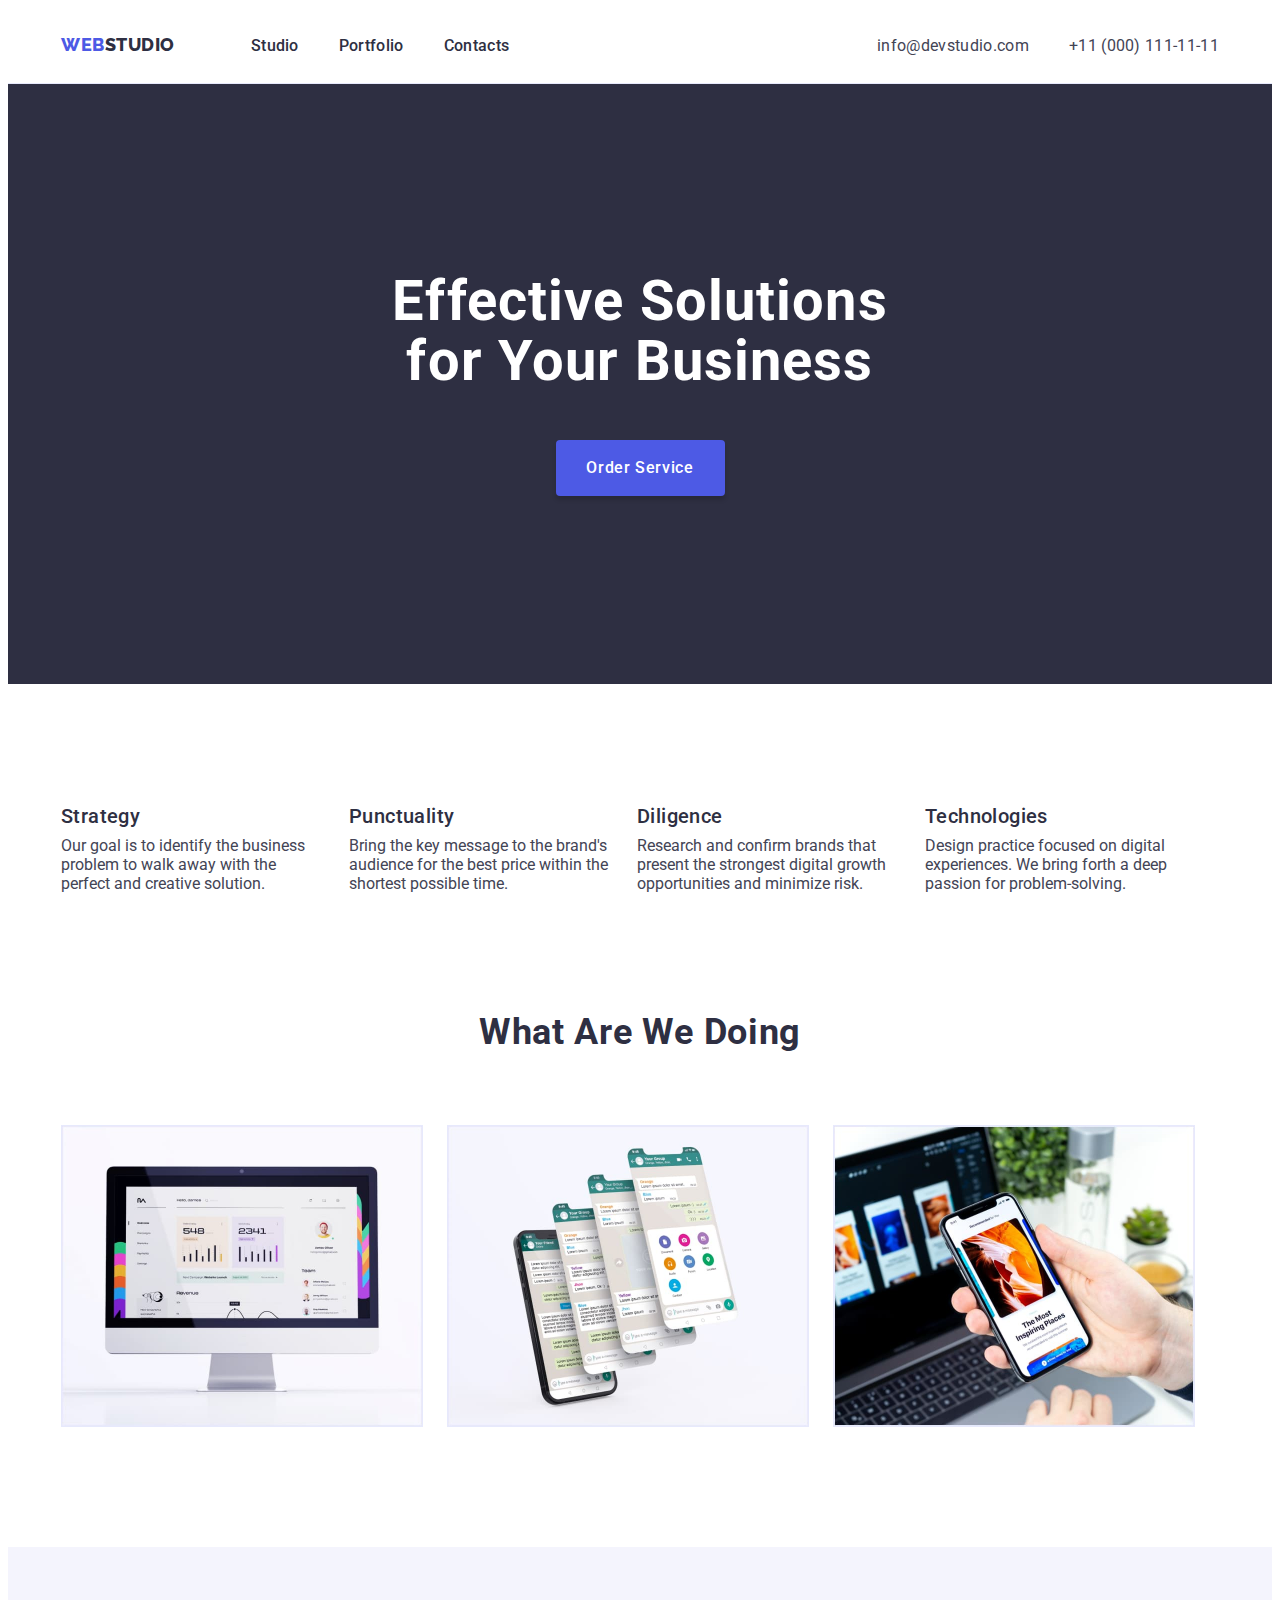
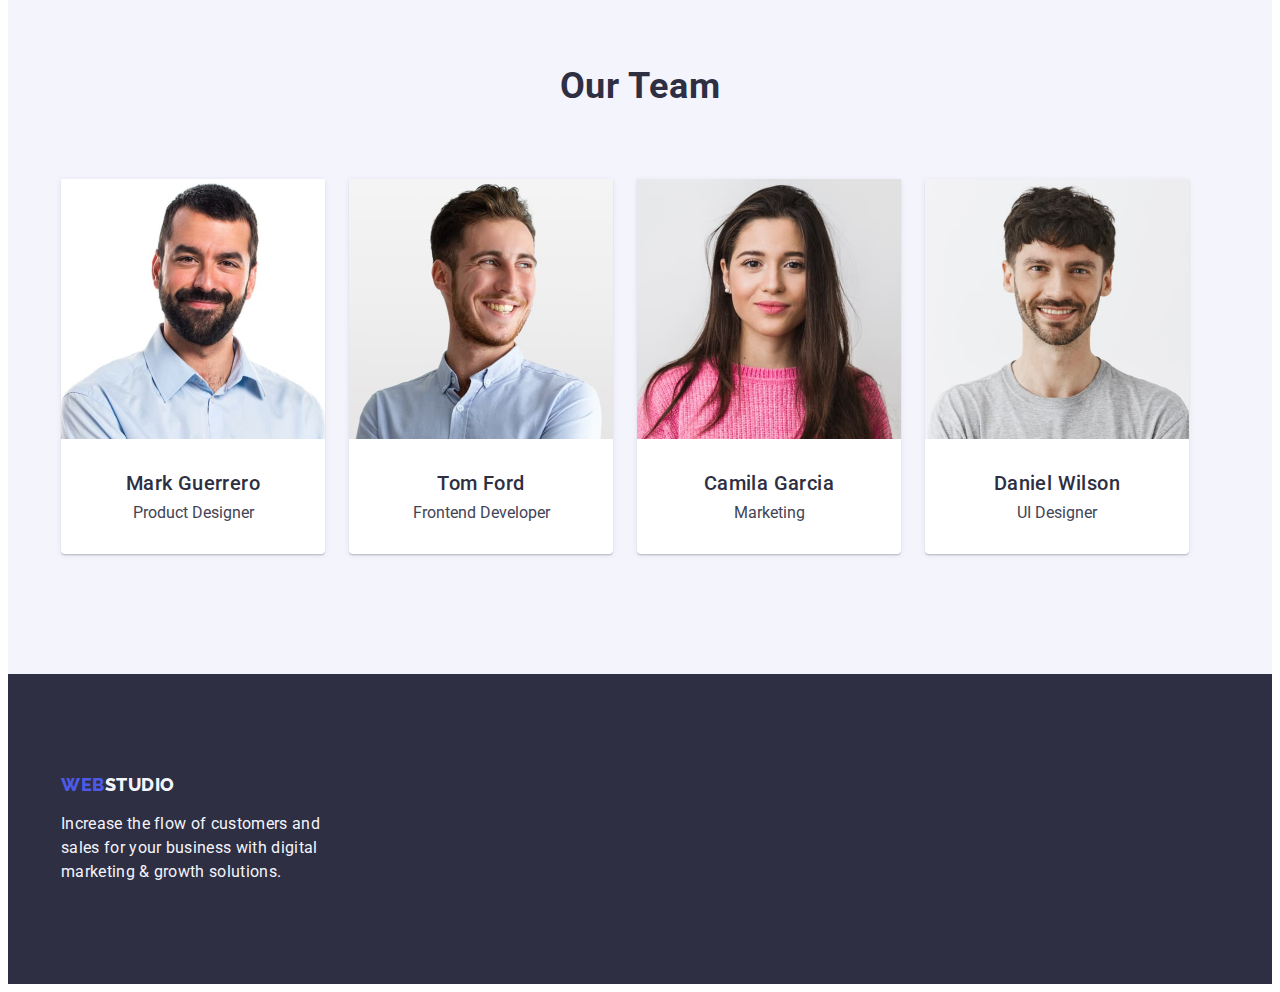
<file: index.html>
<!DOCTYPE html>
<html lang="en">
<head>
    <meta charset="UTF-8">
    <meta http-equiv="X-UA-Compatible" content="IE=edge">
    <meta name="viewport" content="width=device-width, initial-scale=1.0">
    <title>WebStudio</title>
    <link rel="preconnect" href="https://fonts.googleapis.com">
    <link rel="preconnect" href="https://fonts.gstatic.com" crossorigin>
    <link href="https://fonts.googleapis.com/css2?family=Raleway:wght@800&family=Roboto:wght@400;500;700;900&display=swap"
        rel="stylesheet">
    <link rel="stylesheet" href="https://cdnjs.cloudflare.com/ajax/libs/modern-normalize/1.1.0/modern-normalize.min.css" integrity="sha512-wpPYUAdjBVSE4KJnH1VR1HeZfpl1ub8YT/NKx4PuQ5NmX2tKuGu6U/JRp5y+Y8XG2tV+wKQpNHVUX03MfMFn9Q==" crossorigin="anonymous" referrerpolicy="no-referrer" />
    <link rel="stylesheet" href="./css/styles.css">
</head>
<body>
 <!-- HEADER -->
    <header class="header">
        <div class="container header-container">
<!-- NAVIGATION -->
            <nav class="header-menu">
                <a class="header-logo logo link" href="./index.html">
                    Web<span class="black-part-logo">Studio</span>
                </a>
                <ul class="header-menu-list list">
                    <li class="header-menu-item list-item">
                        <a class="header-menu-link link" href="./index.html">Studio</a>
                    </li>
                    <li class="header-menu-item list-item">
                        <a class="header-menu-link link" href="./portfolio.html">Portfolio</a>
                    </li>
                    <li class="header-menu-item list-item">
                        <a class="header-menu-link link" href="">Contacts</a>
                    </li>
                </ul>
            </nav>
    <!-- /NAVIGATION -->
            <address class="header-contact">
                <ul class="header-contact-list list">
                    <li class="header-contact-item list-item">
                        <a class="info-link link" href="mailto:info@devstudio.com">info@devstudio.com</a>
                    </li>
                    <li class="header-contact-item list-item">
                        <a class="info-link link" href="tel:+110001111111">+11 (000) 111-11-11</a>
                    </li>
                </ul>
            </address>
        </div>
    </header>
<!-- /HEADER -->
<!-- MAIN -->
    <main >
<!-- HERO -->
        <section class="hero">
            <div class="container">
                <h1 class="hero-title primary-title">Effective Solutions for Your Business</h1>
                <button class="hero-order-btn" type="button">Order Service</button>
        </div>
        </section>
<!-- /HERO -->
<!-- PRODUCTIVITY -->
        <section class="productivity section">
            <div class="container">
                <h2 hidden class="productivity-title secondary-title ">Productivity</h2>
                <ul class="productivity-list list">
                    <li class="productivity-item list-item">
                        <h3 class="productivity-subtitle title-cards" >Strategy</h3>
                        <p class="productivity-text">Our goal is to identify the business problem to walk away with the perfect and creative solution.</p>
                    </li>
                    <li class="productivity-item list-item">
                        <h3 class="productivity-subtitle title-cards">Punctuality</h3>
                        <p class="productivity-text">Bring the key message to the brand's audience for the best price within the shortest possible time.</p>
                    </li>
                    <li class="productivity-item list-item">
                        <h3 class="productivity-subtitle title-cards">Diligence</h3>
                        <p class="productivity-text">Research and confirm brands that present the strongest digital growth opportunities and minimize risk.</p>
                    </li>
                    <li class="productivity-item list-item">
                        <h3 class="productivity-subtitle title-cards">Technologies</h3>
                        <p class="productivity-text">Design practice focused on digital experiences. We bring forth a deep passion for problem-solving.</p>
                    </li>
                </ul>
        </div>
        </section>
<!-- /PRODUCTIVITY -->
<!-- ACTIVITY -->
       <section class="activity">
            <div class="container">
                <h2 class="actitvity-title secondary-title">What are we doing</h2>
                <ul class="activity-list list">
                    <li class="activity-item list-item">
                        <img class="activity-img" src="./images/image1.jpg" alt="computer with website" width="360" height="300">
                    </li>
                    <li class="activity-item list-item">
                        <img class="activity-img" src="./images/image2.jpg" alt="live chat support" width="360" height="300">
                    </li>
                    <li class="activity-item list-item">
                        <img class="activity-img" src="./images/image3.jpg" alt="site application" width="360" height="300">
                    </li>
                </ul>
            </div>
       </section>
<!-- /ACTIVITY -->
<!-- TEAM -->
        <section class="team section">
            <div class="container">
                <h2 class="team-title secondary-title">Our Team</h2>
                <ul class="team-list list">
                    <li class="team-item list-item">
                        <img class="team-img img" src="./images/team1.jpg" alt="team representative Mark" width="264" height="260">
                        <div class="text-cards">
                            <h3 class="team-subtitle title-cards">Mark Guerrero</h3> 
                            <p class="team-text ">Product Designer</p> 
                        </div>
                    </li>
                    <li class="team-item list-item">
                        <img class="team-img img" src="./images/team2.jpg" alt="team representative Tom" width="264" height="260">
                        <div class="text-cards">
                            <h3 class="team-subtitle title-cards">Tom Ford</h3>
                            <p class="team-text ">Frontend Developer</p>
                        </div>
                    </li>
                    <li class="team-item list-item">
                        <img class="team-img img" src="./images/team3.jpg" alt="team representative Camila" width="264" height="260">
                        <div class="text-cards">
                            <h3 class="team-subtitle title-cards">Camila Garcia</h3>
                            <p class="team-text ">Marketing</p> 
                        </div>
                    </li>
                    <li class="team-item list-item">
                        <img class="team-img img" src="./images/team4.jpg" alt="team representative Daniel" width="264" height="260">
                        <div class="text-cards">
                            <h3 class="team-subtitle title-cards">Daniel Wilson</h3>  
                            <p class="team-text ">UI Designer</p> 
                        </div>
                    </li>
                </ul>
            </div>
        </section>
<!-- /TEAM -->
    </main>
<!-- /MAIN -->
<!-- FOOTER -->
    <footer class="footer">
        <div class="container">
            <a class="footer-logo logo link" href="./index.html">
                Web<span class="footer-span black-part-logo">Studio</span>
            </a>
            <p class="footer-text">Increase the flow of customers and sales for your business with digital marketing & growth solutions.</p>
        </div>
    </footer>
<!-- /FOOTER -->
</body>
</html>
</file>
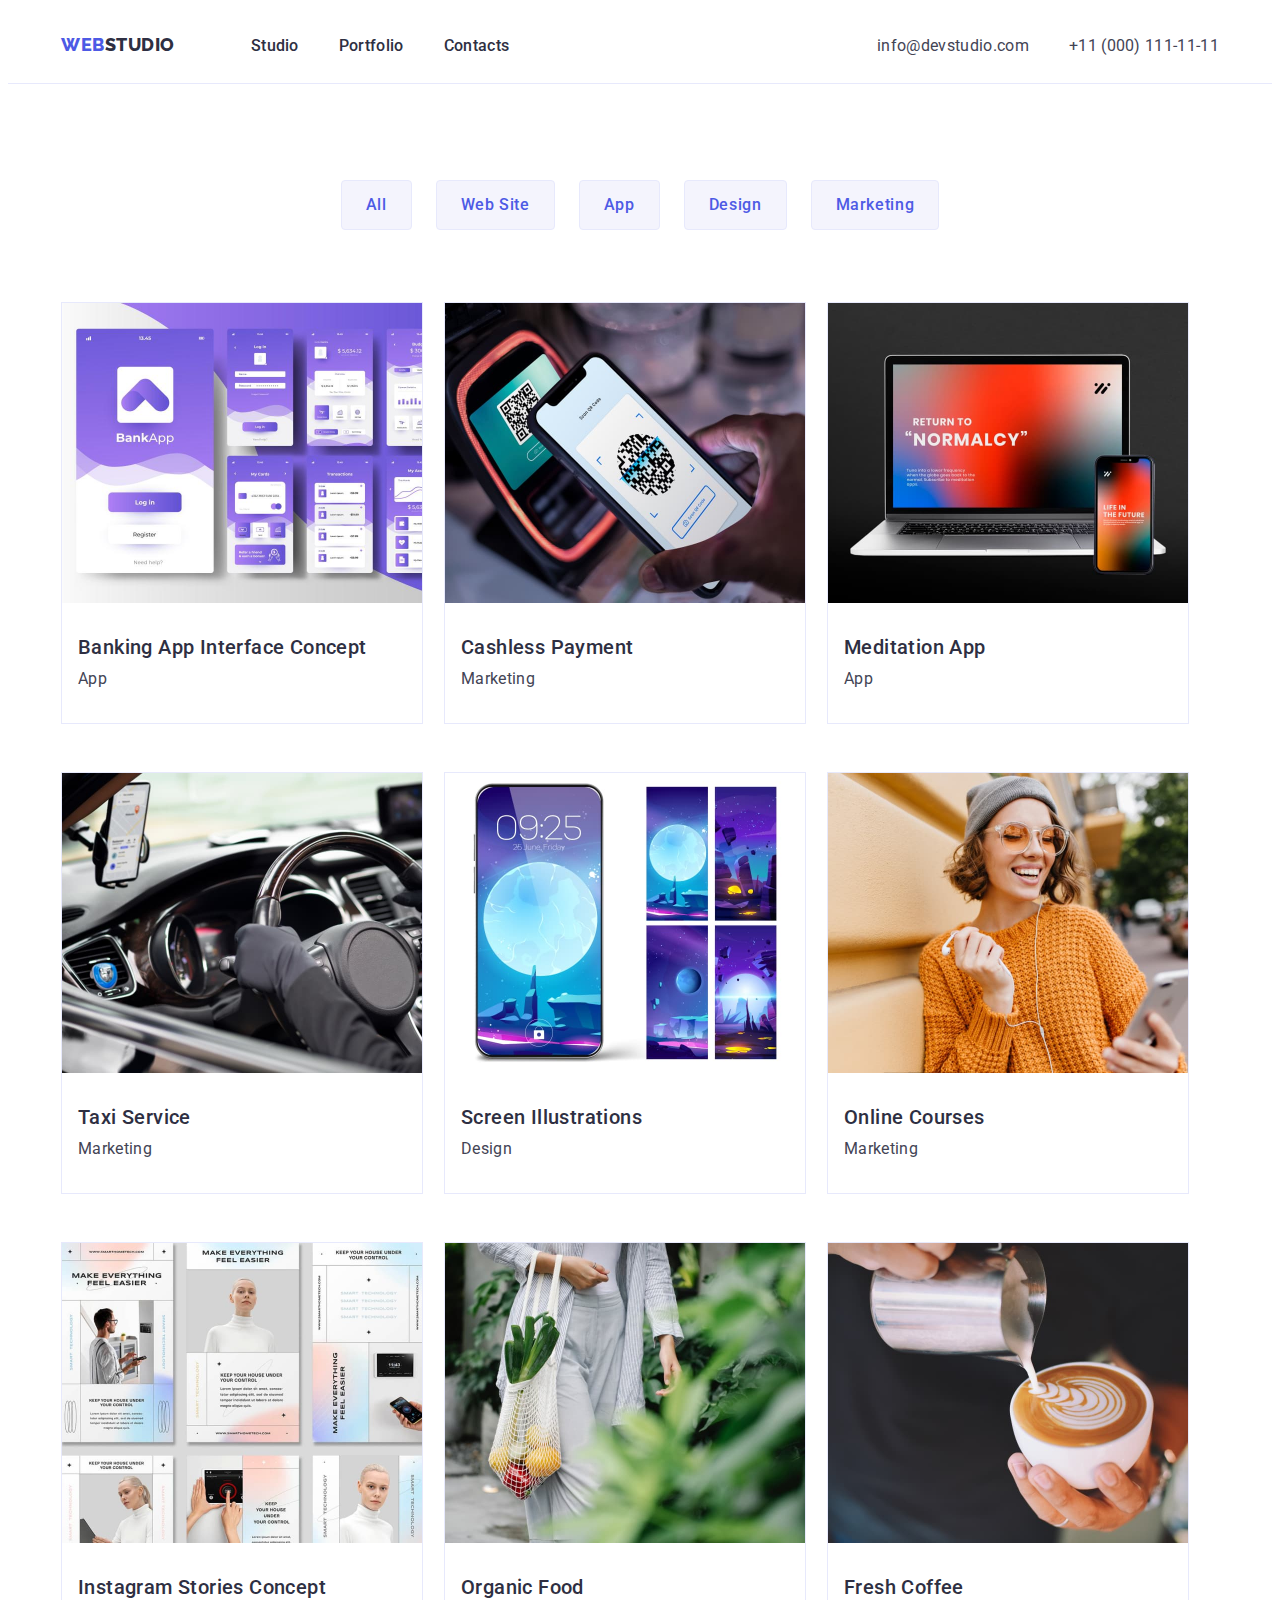
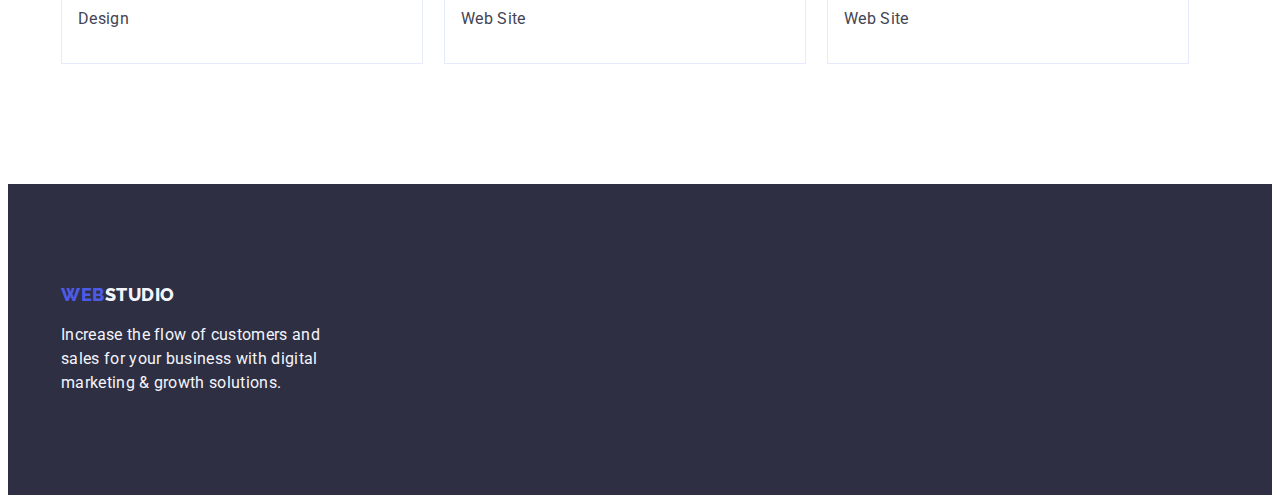
<file: portfolio.html>
<!DOCTYPE html>
<html lang="en">
<head>
    <meta charset="UTF-8">
    <meta http-equiv="X-UA-Compatible" content="IE=edge">
    <meta name="viewport" content="width=, initial-scale=1.0">
    <title>Portfolio</title>
    <link rel="preconnect" href="https://fonts.googleapis.com">
    <link rel="preconnect" href="https://fonts.gstatic.com" crossorigin>
    <link href="https://fonts.googleapis.com/css2?family=Raleway:wght@800&family=Roboto:wght@400;500;700;900&display=swap"
        rel="stylesheet">
    <link rel="stylesheet" href="https://cdnjs.cloudflare.com/ajax/libs/modern-normalize/1.1.0/modern-normalize.min.css" integrity="sha512-wpPYUAdjBVSE4KJnH1VR1HeZfpl1ub8YT/NKx4PuQ5NmX2tKuGu6U/JRp5y+Y8XG2tV+wKQpNHVUX03MfMFn9Q==" crossorigin="anonymous" referrerpolicy="no-referrer" />
    <link rel="stylesheet" href="./css/styles.css">
</head>
<body>
<!-- HEADER -->
    <header class="header-portfolio header">
        <div class="container header-container">
<!-- NAVIGATION -->
            <nav class="header-portfolio-menu header-menu">
                <a class="header-portfolio-logo logo link" href="./index.html">
                    Web<span class="black-part-logo">Studio</span>
                </a>           
                <ul class="header-portfolio-menu-list header-menu-list list">
                    <li class="header-portfolio-menu-item ">
                        <a class="header-portfolio-menu-link header-menu-link link" href="./index.html">Studio</a>
                    </li>
                    <li class="header-portfolio-menu-item">
                        <a class="header-portfolio-menu-link header-menu-link link" href="./portfolio.html">Portfolio</a>
                    </li>
                    <li class="header-portfolio-menu-item">
                        <a class="header-portfolio-menu-link header-menu-link link" href="">Contacts</a>
                    </li>
                </ul>
            </nav>
    <!-- CONTACTS -->
            <address class="header-portfolio-contact header-contact">
                <ul class="header-portfolio-contact-list header-contact-list list">
                    <li class="header-portfolio-contact-item">
                        <a class="portfolio-info-link info-link link" href="mailto:info@devstudio.com">info@devstudio.com</a>
                    </li>
                    <li class="header-portfolio-contact-item">
                        <a class="portfolio-info-link info-link link" href="tel:+110001111111">+11 (000) 111-11-11</a>
                    </li>
                </ul>
            </address>
        </div>
    </header>
<!-- MAIN -->
    <main>
        <section class="filter">
            <div class="container">
                <h1 hidden>filter</h1>
                <ul class="filter-list list">
                    <li class="filter-item">
                        <button class="filter-btn" type="button">All</button>
                    </li>
                    <li class="filter-item">
                        <button class="filter-btn" type="button">Web Site</button>
                    </li>
                    <li class="filter-item">
                        <button class="filter-btn" type="button">App</button>
                    </li>
                    <li class="filter-item">
                        <button class="filter-btn" type="button">Design</button>
                    </li>
                    <li class="filter-item">
                        <button class="filter-btn" type="button">Marketing</button>
                    </li>
                </ul>    
                <ul class="portfolio-list list">
                    <li class="portfolio-item">
                        <a class="portfolio-img-link link" href="">
                            <img class="portfolio-img img" src="./images/portfolio-bankingapp.jpg" alt="layout of the banking application" width="360" height="300">
                            <div class="text-cards">
                                <h2 class="portfolio-subtitle title-cards">Banking App Interface Concept</h2>
                                <p class="portfolio-text">App</p>
                            </div>
                        </a>
                    </li>
                    <li class="portfolio-item">
                        <a class="portfolio-img-link link" href="">
                            <img class="portfolio-img img" src="./images/portfolio-cashlesspayment.jpg" alt="phone scanning a QR code" width="360" height="300">
                            <div class="text-cards">
                                <h2 class="portfolio-subtitle title-cards">Cashless Payment</h2>
                                <p class="portfolio-text">Marketing</p>
                            </div>
                        </a>
                    </li>
                    <li class="portfolio-item">
                        <a class="portfolio-img-link link" href="">
                            <img class="portfolio-img img" src="./images/portfolio-meditationapp.jpg" alt="laptop with phone" width="360" height="300">
                            <div class="text-cards">
                                <h2 class="portfolio-subtitle title-cards">Meditation App</h2>
                                <p class="portfolio-text">App</p>
                            </div>
                        </a>
                    </li>
                    <li class="portfolio-item">
                        <a class="portfolio-img-link link" href="">
                            <img class="portfolio-img img" src="./images/portfolio-taxiservices.jpg" alt="car steering wheel" width="360" height="300">
                            <div class="text-cards">
                                <h2 class="portfolio-subtitle title-cards">Taxi Service</h2>
                                <p class="portfolio-text">Marketing</p>
                            </div>
                        </a>
                    </li>
                    <li class="portfolio-item">
                        <a class="portfolio-img-link link" href="">
                            <img class="portfolio-img img" src="./images/portfolio-screenillustrations.jpg" alt="phone screen" width="360" height="300">
                            <div class="text-cards">
                                <h2 class="portfolio-subtitle title-cards">Screen Illustrations</h2>
                                <p class="portfolio-text">Design</p>
                            </div>
                        </a>
                    </li>
                    <li class="portfolio-item">
                        <a class="portfolio-img-link link" href="">
                            <img class="portfolio-img img" src="./images/portfolio-onlinecourses.jpg" alt="girl with phone" width="360" height="300">
                            <div class="text-cards">
                                <h2 class="portfolio-subtitle title-cards">Online Courses</h2>
                                <p class="portfolio-text">Marketing</p>
                            </div>
                        </a>
                    </li>
                    <li class="portfolio-item">
                        <a class="portfolio-img-link link" href="">
                            <img class="portfolio-img img" src="./images/portfolio-instagramstoriesconcept.jpg" alt="advertising posters" width="360" height="300">
                            <div class="text-cards">
                                <h2 class="portfolio-subtitle title-cards">Instagram Stories Concept</h2>
                                <p class="portfolio-text">Design</p>
                            </div>
                        </a>
                    </li>
                    <li class="portfolio-item">
                        <a class="portfolio-img-link link" href="">
                            <img class="portfolio-img img" src="./images/portfolio-organicfood.jpg" alt="vegetables in bag" width="360" height="300">
                            <div class="text-cards">
                                <h2 class="portfolio-subtitle title-cards">Organic Food</h2>
                                <p class="portfolio-text">Web Site</p>
                            </div>
                        </a>
                    </li>
                    <li class="portfolio-item">
                        <a class="portfolio-img-link link" href="">
                            <img class="portfolio-img img" src="./images/portfolio-freshcoffee.jpg" alt="cup of coffee" width="360" height="300">
                            <div class="text-cards ">
                                <h2 class="portfolio-subtitle title-cards">Fresh Coffee</h2>
                                <p class="portfolio-text">Web Site</p>
                            </div>
                        </a>
                    </li>
                </ul>
            </div>
        </section>
    </main>
<!-- FOOTER -->
    <footer class="footer">
        <div class="container">
            <a class=" footer-logo logo link" href="./index.html">
                Web<span class="footer-span black-part-logo">Studio</span>
            </a>
            <p class="footer-text">Increase the flow of customers and sales for your business with digital marketing & growth solutions.</p>
        </div>
    </footer>
</body>
</html>
</file>
<file: css/styles.css>
:root{
    --main-font: "Roboto", sans-serif;
    --secondary-font: 'Raleway', sans-serif;
    --main-text-color: #2E2F42;
    --secondary-text-color: #434455;
    --background-title-btn-color: #FFFFFF;
    --logo-btn-color: #4d5ae5;
    --hover-color: #404BBF;
    --team-filter-footer-background: #F4F4FD;
    --border-header-color: #E7E9FC;
}

li {
    list-style: none;
}

a {
    text-decoration: none;
}

p, 
h1, 
h2, 
h3, 
h4, 
h5, 
h6{
    margin: 0;
}

ul{
    margin: 0;
    padding-left: 0;
}

button{
    cursor: pointer;
}

address{
    font-style: normal;
}

img{
    display: block;
}

.container{
    width: 1158px;
    padding-right: 15px;
    padding-left: 15px;
    margin: 0 auto;
}

.section{
    padding-top: 120px;
    padding-bottom: 120px;
}
/* ======= COMPONENTS ======= */
.secondary-title {
    font-weight: 700;
    font-size: 36px;
    line-height: 1.11;
    letter-spacing: 0.02em;
    text-transform: capitalize;
    text-align: center;
    color: var(--main-text-color);
    margin-bottom: 72px;
}

.title-cards {
    font-weight: 500;
    font-size: 20px;
    line-height: 1.2;
    letter-spacing: 0.02em;
    color: var(--main-text-color);
    margin-bottom: 8px;
}

/* ======= /COMPONENTS ======= */
body {
    background-color: var(--background-title-btn-color);
    font-family: var(--main-font);
    font-size: 16px;
    color: var(--secondary-text-color);
}
/* =======HEADER======= */
.header{
    border-bottom: 1px solid var(--border-header-color);
    padding-top: 25.5px;
    padding-bottom: 25.5px;
}
/* ======= LOGO ======= */
.logo {
    font-family: var(--secondary-font);
    font-weight: 800;
    font-size: 18px;
    line-height: 1.17;
    letter-spacing: 0.03em;
    text-transform: uppercase;
    color: var(--logo-btn-color);
    margin-right: 76px;
}

.black-part-logo {
    color: var(--main-text-color);
}

/* ======= /LOGO ======= */
/* ======= NAV ======= */
.header-container{
    display: flex;
    align-items: center;
    
}

.header-menu{
    display: flex;
    margin-right: auto;
}

.header-menu-link {
    font-weight: 500;
    color: var(--main-text-color);
    letter-spacing: 0.02em;
    line-height: 1.5;
}

.header-menu-list{
    display: flex;
    gap: 40px;
}

.header-menu-link:hover,
.header-menu-link:focus {
    color: var(--hover-color);
}

.header-contact {
    color: var(--secondary-text-color);
    letter-spacing: 0.02em;
    line-height: 1.5;
}

.header-contact-list{
    display: flex;
    gap: 40px;
}

.info-link {
    color: var(--secondary-text-color);
}

.info-link:hover,
.info-link:focus {
    color: var(--hover-color);
}

/* ======= CONTACTS ======= */

/* ======= HERO ======= */
.hero {
    background-color: var(--main-text-color);
    padding-top: 188px;
    padding-bottom: 188px;
}

.hero-title{
    max-width: 496px;
    margin: 0 auto 48px;
}
.primary-title {
    text-align: center;
    font-size: 56px;
    line-height: 1.07;
    letter-spacing: 0.02em;
    color: var(--background-title-btn-color);
}

.hero-order-btn {
    display: block;
    min-width: 169px;
    height: 56px;
    background-color: var(--logo-btn-color);
    font-family: var(--main-font);
    font-weight: 500;
    font-size: 16px;
    line-height: 1.5;
    letter-spacing: 0.04em;
    color: var(--background-title-btn-color);
    border-radius: 4px;
    box-shadow: 0px 4px 4px rgba(0, 0, 0, 0.15);
    border: none;
    padding: 0;
    margin: 0 auto;
}

.hero-order-btn:hover,
.hero-order-btn:focus {
    background-color: var(--hover-color);
    cursor: pointer;
}
/* =======PRODUCTIVITY====== */
.productivity-list{
    display: flex;
    gap: 24px;
}

.productivity-item{
    width: 264px;
}

/* =======ACTIVITY====== */
.activity{
    padding-bottom: 120px;
}

.activity-list{
    display: flex;
    gap: 24px;
}

.activity-item{
    border: 1px solid #E7E9FC;
}
/* ======= TEAM ======= */
.team {
    background-color:var(--team-filter-footer-background);
}

.team-list{
    display: flex;
    gap: 24px;
}

.team-item {
    background-color: var(--background-title-btn-color);
    box-shadow: 0px 1px 6px rgba(46, 47, 66, 0.08), 0px 1px 1px rgba(46, 47, 66, 0.16), 0px 2px 1px rgba(46, 47, 66, 0.08);
    border-radius: 0px 0px 4px 4px;
}

.team-subtitle{
    text-align: center;
}

.team-text{
    text-align: center;
}

.text-cards{
    padding-bottom: 32px;
    padding-top: 32px;
}

/* ======= FOOTER ======= */
.footer {
    background-color: var(--main-text-color);
    padding-top: 100px;
    padding-bottom: 100px;
}

.footer-span {
    color: var(--team-filter-footer-background);
}

.footer-text {
    color: var(--team-filter-footer-background);
    letter-spacing: 0.02em;
    line-height: 1.5;
    margin-top: 17.5px;
    width: 264px;
}


/* ======= /FOOTER ======= */
/* ========PORTFOLIO====== */
.filter{
    padding-top: 96px;
    padding-bottom: 120px;
}
.filter-btn {
    background-color: var(--team-filter-footer-background);
    font-family: var(--main-font);
    font-weight: 500;
    font-size: 16px;
    line-height: 1.5;
    letter-spacing: 0.04em;
    color: var(--logo-btn-color);
    border: 1px solid #E7E9FC;
    border-radius: 4px;
    padding: 12px 24px;
}
.filter-list{
    margin-bottom: 72px;
    display: flex;
    justify-content: center;
    gap: 24px;
}
.filter-btn:hover,
.filter-btn:focus {
    background-color: var(--hover-color);
    cursor: pointer;
    color: var(--background-title-btn-color);
}

.portfolio-text {
    color: var(--secondary-text-color);
    letter-spacing: 0.02em;
    line-height: 1.5;
}
.portfolio-list{
    display: flex;
    flex-wrap: wrap;
}

.portfolio-item{
    border: 1px solid #E7E9FC;
    margin-right: 21px;
    margin-bottom: 48px;
}

.portfolio-item:nth-child(3n + 3){
    margin-right: 0;
}

.portfolio-item:nth-last-child(-n + 3) {
    margin-bottom: 0;
}

.portfolio-img-link > .text-cards{
    padding-left: 16px;
}
</file>
